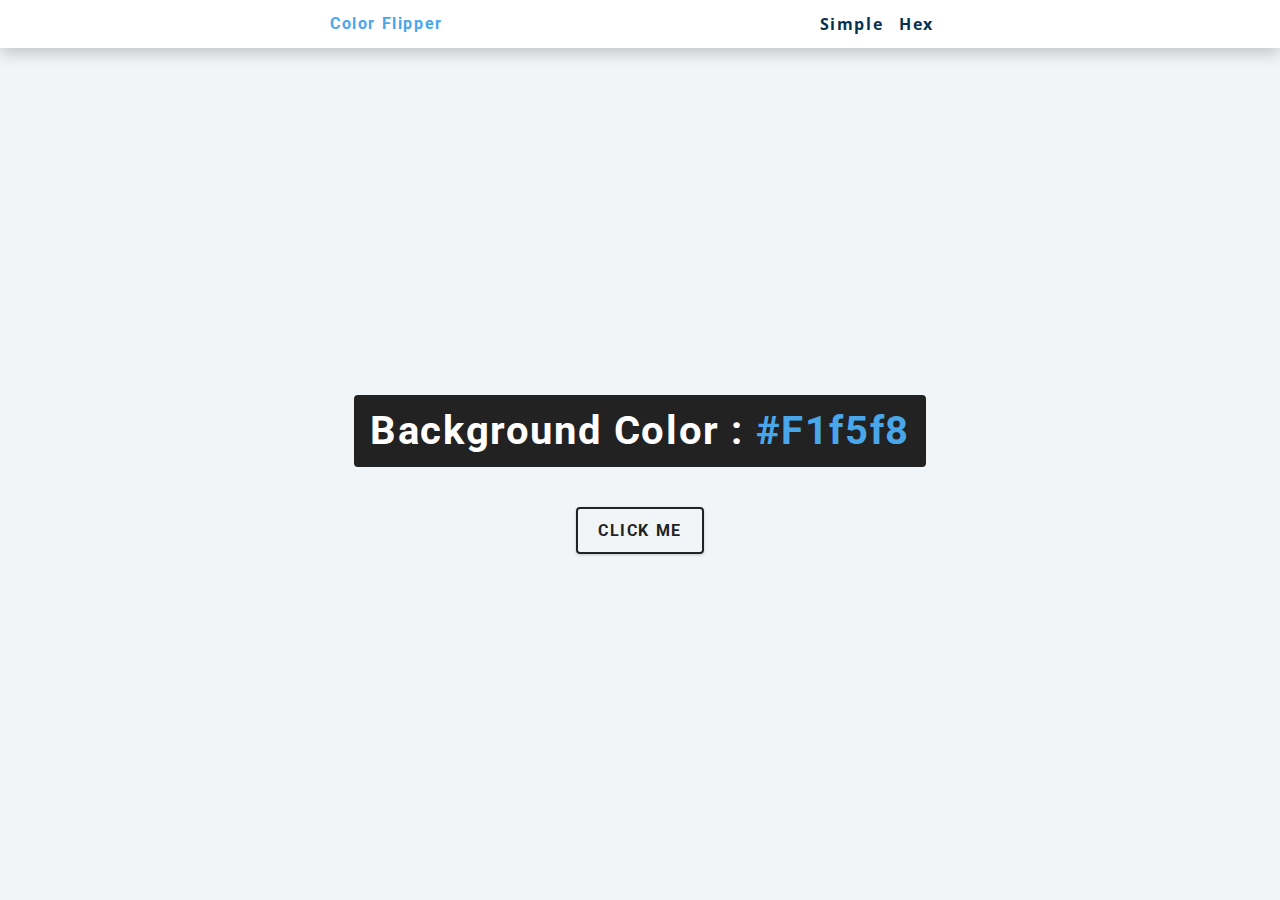
<file: 01-color-flipper/final/index.html>
<!DOCTYPE html>
<html lang="en">
  <head>
    <meta charset="UTF-8" />
    <meta name="viewport" content="width=device-width, initial-scale=1.0" />
    <title>Color Flipper || Simple</title>

    <!-- styles -->
    <link rel="stylesheet" href="styles.css" />
  </head>
  <body>
    <nav>
      <div class="nav-center">
        <h4>color flipper</h4>
        <ul class="nav-links">
          <li><a href="index.html">simple</a></li>
          <li><a href="hex.html">hex</a></li>
        </ul>
      </div>
    </nav>
    <main>
      <div class="container">
        <h2>background color : <span class="color">#f1f5f8</span></h2>
        <button class="btn btn-hero" id="btn">click me</button>
      </div>
    </main>
    <!-- javascript -->
    <script src="app.js"></script>
  </body>
</html>
</file>
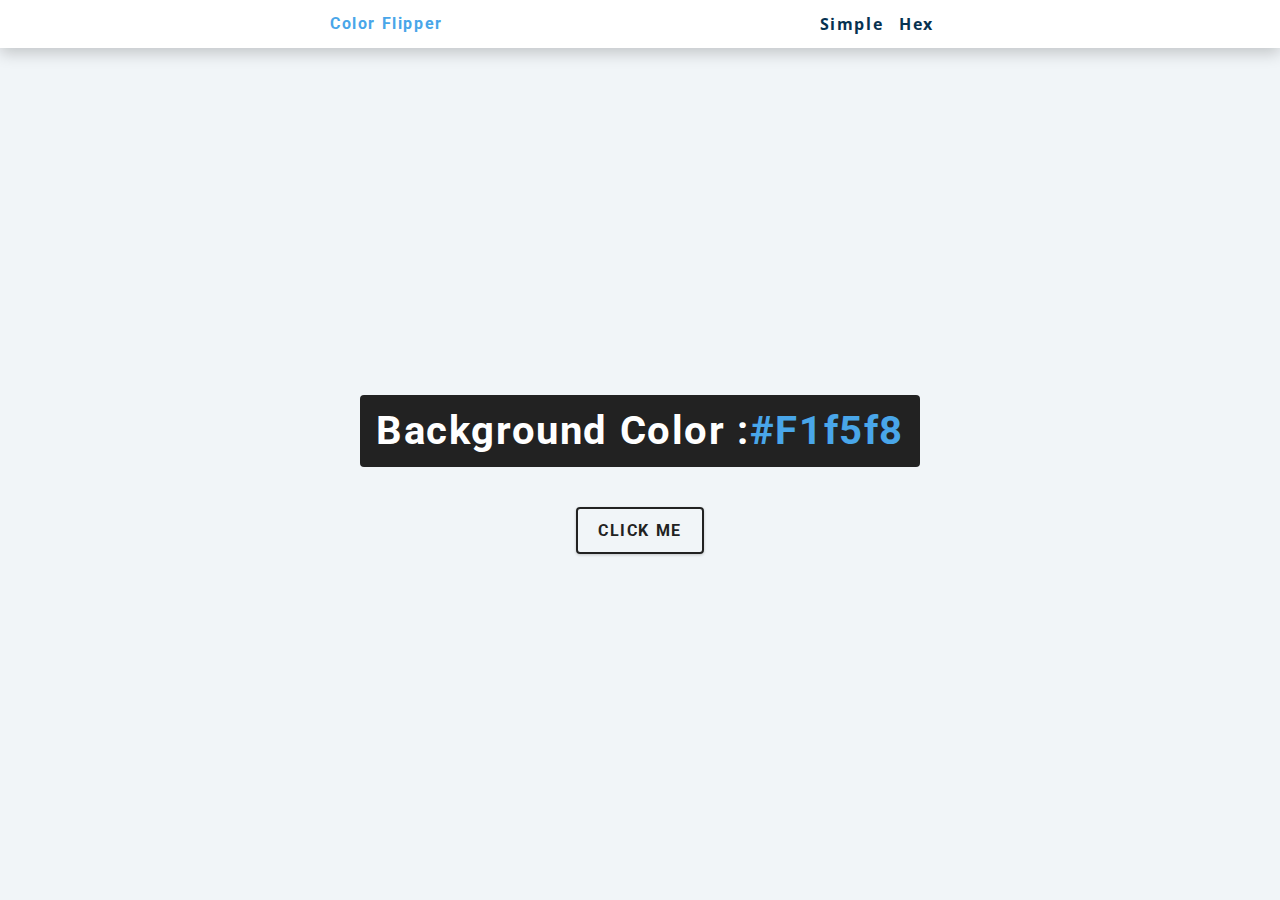
<file: 01-color-flipper/setup/index.html>
<!DOCTYPE html>
<html lang="en">
  <head>
    <meta charset="UTF-8" />
    <meta name="viewport" content="width=device-width, initial-scale=1.0" />
    <title>Color Flipper || Simple</title>

    <!-- styles -->
    <link rel="stylesheet" href="styles.css" />
  </head>
  <body>
    <nav>
      <div class="nav-center">
        <h4>color flipper</h4>
    <ul class="nav-links">
      <li>
        <a href="index.html">simple</a>
      </li>
      <li>
        <a href="hex.html">hex</a>
      </li>
    </ul>
      </div>
    </nav>
    <main>
      <div class="container">
        <h2>Background color :<span class="color">#f1f5f8</span></h2>
        <button class="btn btn-hero" id="btn">Click me</button>
      </div>
    </main>
    
    <!-- javascript -->
    <script src="app.js"></script>
  </body>
</html>
</file>
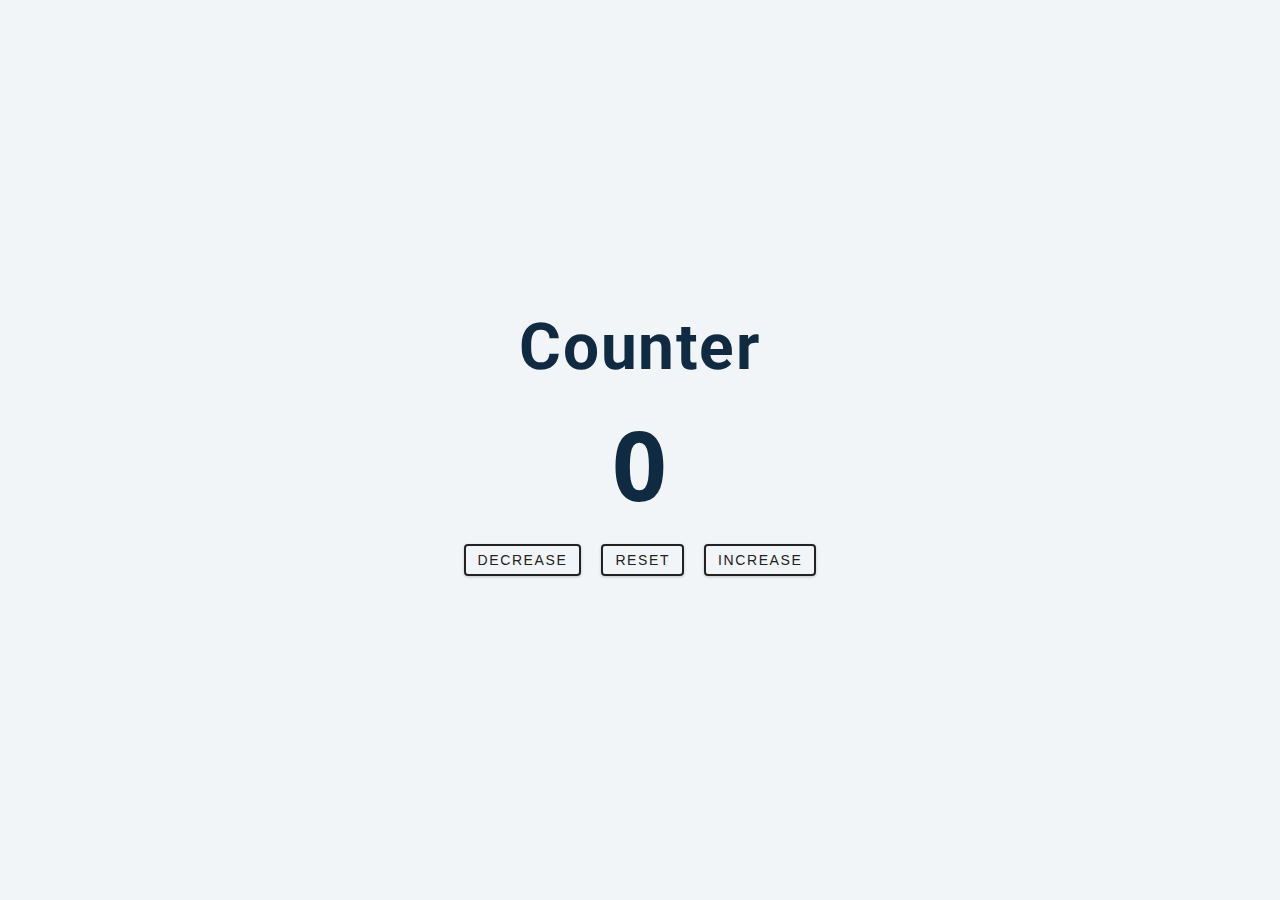
<file: 02-counter/final/index.html>
<!DOCTYPE html>
<html lang="en">
  <head>
    <meta charset="UTF-8" />
    <meta name="viewport" content="width=device-width, initial-scale=1.0" />
    <title>Counter</title>

    <!-- styles -->
    <link rel="stylesheet" href="styles.css" />
  </head>
  <body>
    <main>
      <div class="container">
        <h1>counter</h1>
        <span id="value">0</span>
        <div class="button-container">
          <button class="btn decrease">decrease</button>
          <button class="btn reset">reset</button>
          <button class="btn increase">increase</button>
        </div>
      </div>
    </main>
    <!-- javascript -->
    <script src="app.js"></script>
  </body>
</html>
</file>
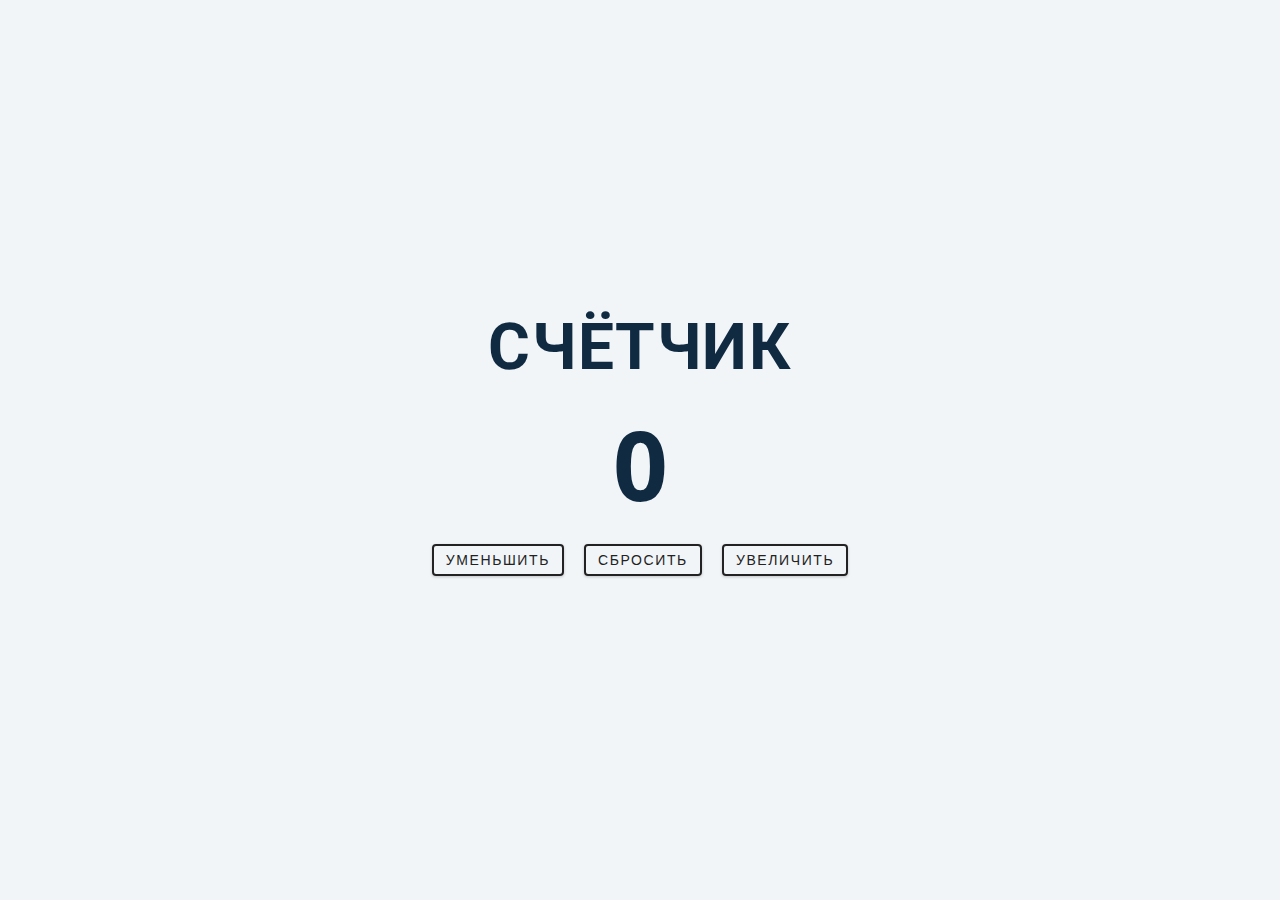
<file: 02-counter/setup/index.html>
<!DOCTYPE html>
<html lang="en">
  <head>
    <meta charset="UTF-8" />
    <meta name="viewport" content="width=device-width, initial-scale=1.0" />
    <title>Counter</title>

    <!-- styles -->
    <link rel="stylesheet" href="styles.css" />
  </head>
  <body>
    <main>
      <div class="container">
        <h1>СЧËТЧИК</h1>
        <span id="value">0</span>
        <div class="button-container">
          <button class="btn decrease">уменьшить</button>
          <button class="btn reset">сбросить</button>
          <button class="btn increase">увеличить</button>
        </div>
      </div>

    </main>
    <!-- javascript -->
    <script src="app.js"></script>
  </body>
</html>
</file>
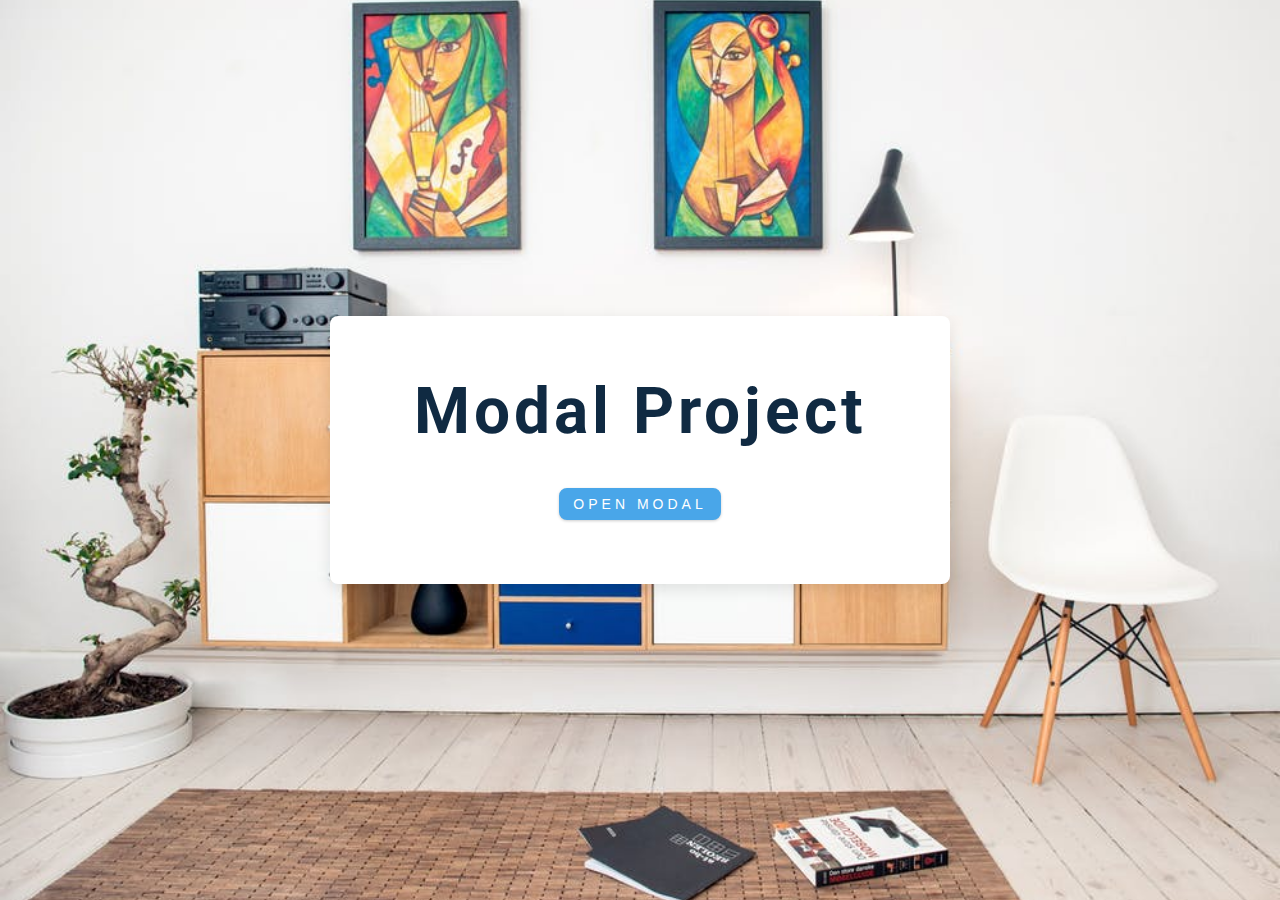
<file: 06-modal/final/index.html>
<!DOCTYPE html>
<html lang="en">
  <head>
    <meta charset="UTF-8" />
    <meta name="viewport" content="width=device-width, initial-scale=1.0" />
    <title>Modal</title>
    <!-- font-awesome -->
    <link
      rel="stylesheet"
      href="https://cdnjs.cloudflare.com/ajax/libs/font-awesome/5.14.0/css/all.min.css"
    />
    <!-- styles -->
    <link rel="stylesheet" href="styles.css" />
  </head>
  <body>
    <!-- hero -->
    <header class="hero">
      <div class="banner">
        <h1>modal project</h1>
        <button class="btn modal-btn">
          open modal
        </button>
      </div>
    </header>
    <!-- modal -->
    <div class="modal-overlay">
      <div class="modal-container">
        <h3>modal content</h3>
        <button class="close-btn"><i class="fas fa-times"></i></button>
      </div>
    </div>
    <!-- javascript -->
    <script src="app.js"></script>
  </body>
</html>
</file>
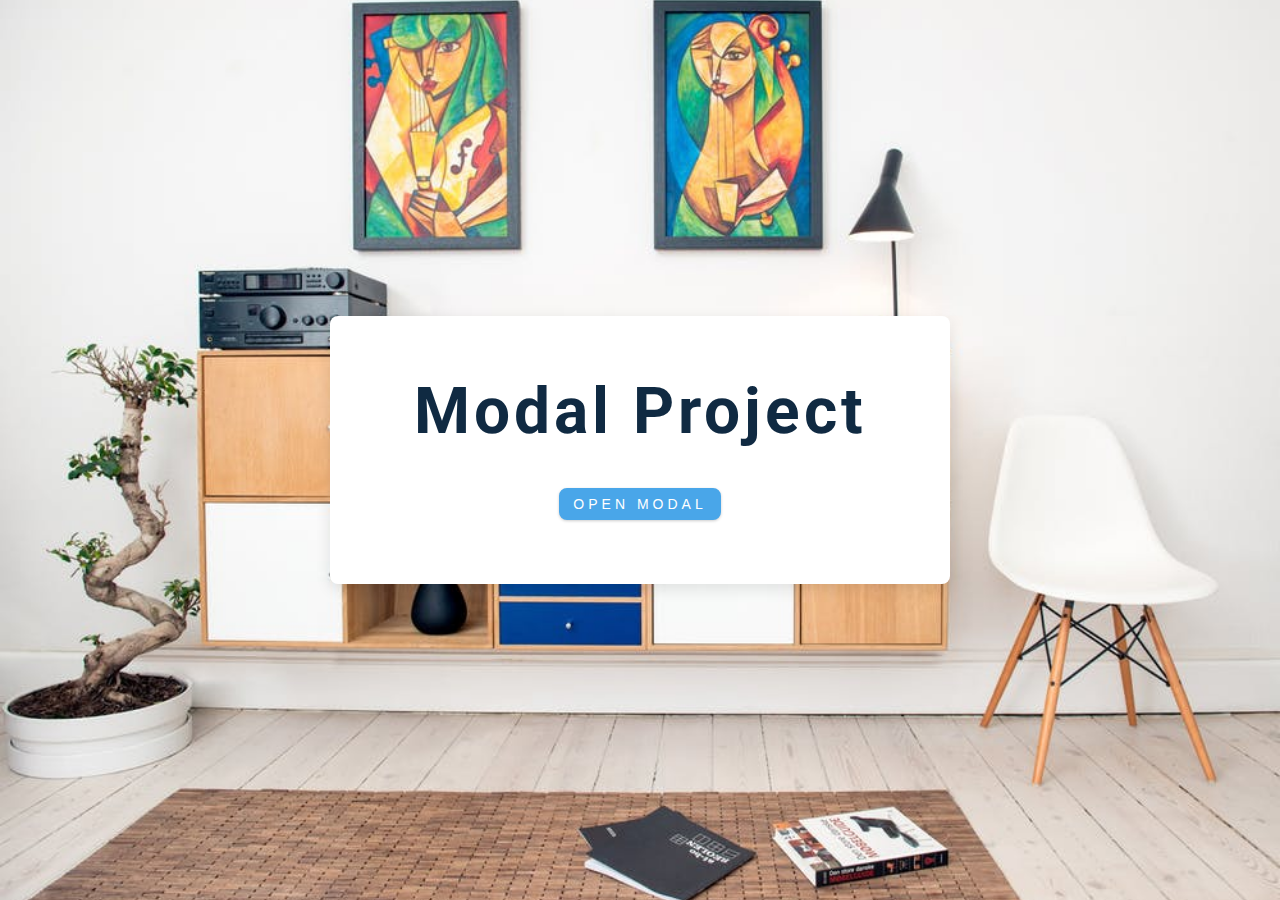
<file: 06-modal/setup/index.html>
<!DOCTYPE html>
<html lang="en">
  <head>
    <meta charset="UTF-8" />
    <meta name="viewport" content="width=device-width, initial-scale=1.0" />
    <title>Modal</title>
    <!-- font-awesome -->
    <link
      rel="stylesheet"
      href="https://cdnjs.cloudflare.com/ajax/libs/font-awesome/5.14.0/css/all.min.css"
    />
    <!-- styles -->
    <link rel="stylesheet" href="styles.css" />
  </head>
  <body>
    <!-- start of hero -->
    <header class="hero">
      <div class="banner">
        <h1>Modal Project</h1>
        <button class="btn modal-btn">
          open modal
        </button>
      </div>
    </header>
    <!-- end of hero -->
    <!-- start of modal -->
    <div class="modal-overlay">
      <div class="modal-container">
        <h3>Modal content</h3>
        <button class="close-btn">
          <i class="fas fa-times"></i>
        </button>
      </div>
    </div>
    <!-- end of modal -->
    <!-- javascript -->
    <script src="app.js"></script>
  </body>
</html>
</file>
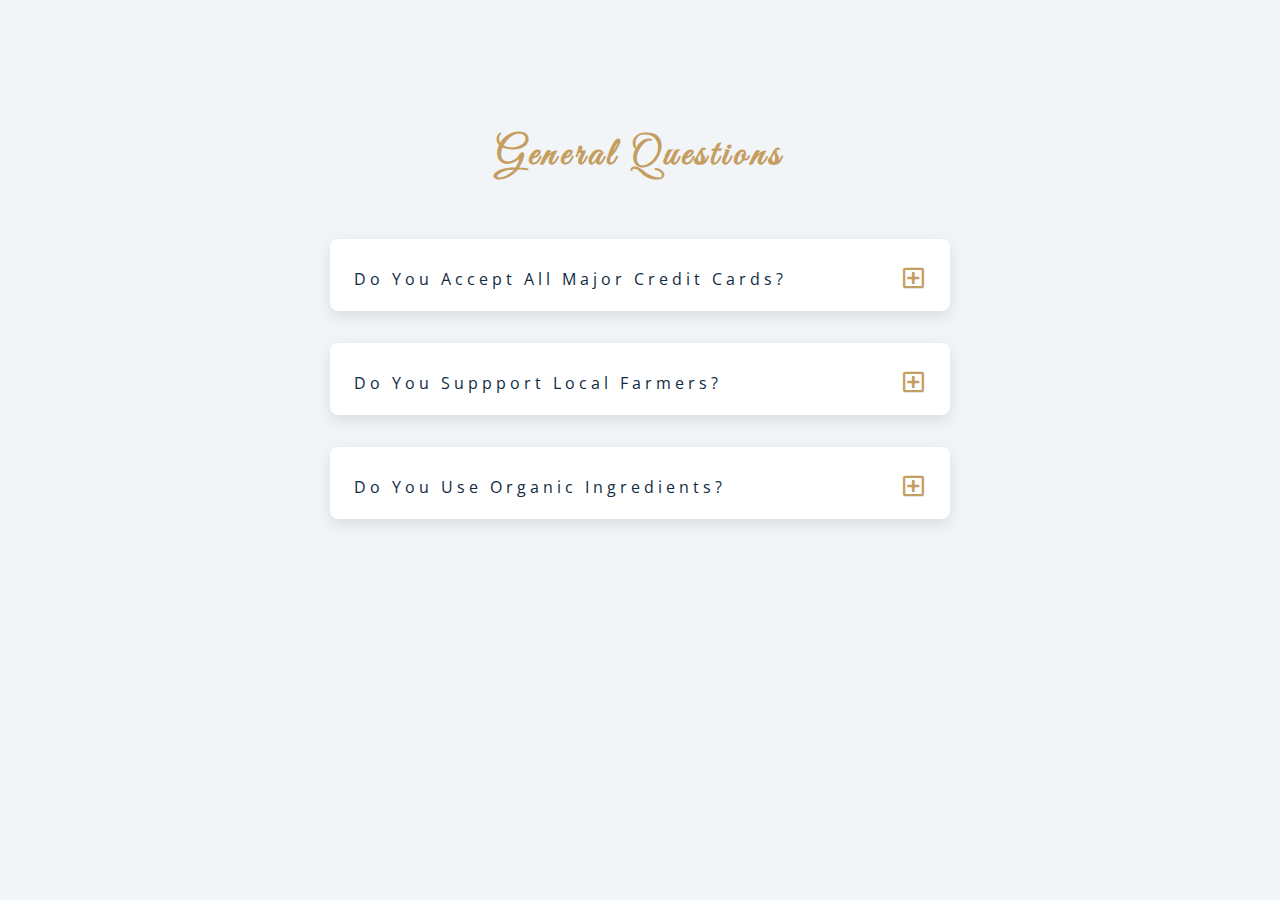
<file: 07-questions/final/index.html>
<!DOCTYPE html>
<html lang="en">
  <head>
    <meta charset="UTF-8" />
    <meta name="viewport" content="width=device-width, initial-scale=1.0" />
    <title>Q & A</title>
    <!-- font-awesome -->
    <link rel="stylesheet" href="https://cdnjs.cloudflare.com/ajax/libs/font-awesome/5.14.0/css/all.min.css" />
    <!-- extra fonts -->
    <link
      href="https://fonts.googleapis.com/css?family=Great+Vibes&display=swap"
      rel="stylesheet"
    />
    <!-- styles -->
    <link rel="stylesheet" href="styles.css" />
  </head>
  <body>
      <section class="questions">
        <!-- title -->
        <div class="title">
          <h2>general questions</h2>
        </div>
        <!-- questions -->
        <div class="section-center">
          <!-- single question -->
          <article class="question">
            <!-- question title -->
            <div class="question-title">
              <p>do you accept all major credit cards?</p>
              <button type="button" class="question-btn">
                <span class="plus-icon">
                  <i class="far fa-plus-square"></i>
                </span>
                <span class="minus-icon">
                  <i class="far fa-minus-square"></i>
                </span>
              </button>
            </div>
            <!-- question text -->
            <div class="question-text">
              <p>
                Lorem ipsum dolor sit amet, consectetur adipisicing elit. Est
                dolore illo dolores quia nemo doloribus quaerat, magni numquam
                repellat reprehenderit.
              </p>
            </div>
          </article>
          <!-- end of single question -->
          <!-- single question -->
          <article class="question">
            <!-- question title -->
            <div class="question-title">
              <p>do you suppport local farmers?</p>
              <button type="button" class="question-btn">
                <span class="plus-icon">
                  <i class="far fa-plus-square"></i>
                </span>
                <span class="minus-icon">
                  <i class="far fa-minus-square"></i>
                </span>
              </button>
            </div>
            <!-- question text -->
            <div class="question-text">
              <p>
                Lorem ipsum dolor sit amet, consectetur adipisicing elit. Est
                dolore illo dolores quia nemo doloribus quaerat, magni numquam
                repellat reprehenderit.
              </p>
            </div>
          </article>
          <!-- end of single question -->
          <!-- single question -->
          <article class="question">
            <!-- question title -->
            <div class="question-title">
              <p>do you use organic ingredients?</p>
              <!-- button -->
              <button type="button" class="question-btn">
                <span class="plus-icon">
                  <i class="far fa-plus-square"></i>
                </span>
                <span class="minus-icon">
                  <i class="far fa-minus-square"></i>
                </span>
              </button>
            </div>
            <!-- question text -->
            <div class="question-text">
              <p>
                Lorem ipsum dolor sit amet, consectetur adipisicing elit. Est
                dolore illo dolores quia nemo doloribus quaerat, magni numquam
                repellat reprehenderit.
              </p>
            </div>
          </article>
          <!-- end of single question -->
      </section>
    </main>
    <!-- javascript -->
    <script src="app.js"></script>
  </body>
</html>
</file>
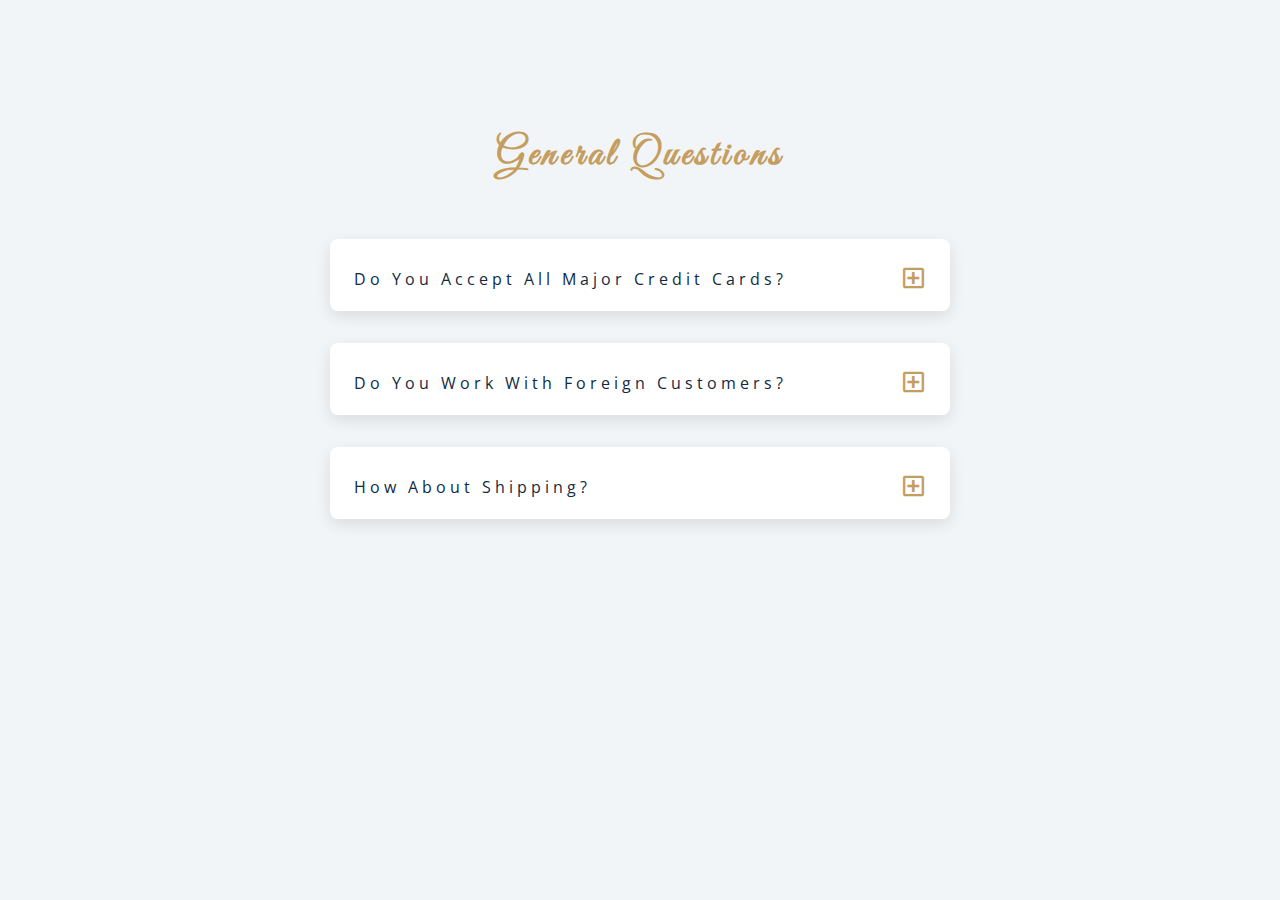
<file: 07-questions/setup/index.html>
<!DOCTYPE html>
<html lang="en">
  <head>
    <meta charset="UTF-8" />
    <meta name="viewport" content="width=device-width, initial-scale=1.0" />
    <title>Q & A</title>
    <!-- font-awesome -->
    <link
      rel="stylesheet"
      href="https://cdnjs.cloudflare.com/ajax/libs/font-awesome/5.14.0/css/all.min.css"
    />
    <!-- extra fonts -->
    <link
      href="https://fonts.googleapis.com/css?family=Great+Vibes&display=swap"
      rel="stylesheet"
    />
    <!-- styles -->
    <link rel="stylesheet" href="styles.css" />
  </head>
  <body>
    <section class="questions">
      <!-- title -->
      <div class="title">
        <h2>general questions</h2>
      </div>
      <div class="section-center">
        <!-- single question start -->
        <article class="question">
          <!-- question title -->
          <div class="question-title">
            <p>Do you accept all major credit cards?</p>
            <button type="button" class="question-btn">
              <span class="plus-icon">
                <i class="far fa-plus-square"></i>
              </span>
              <span class="minus-icon">
                <i class="far fa-minus-square"></i>
              </span>
            </button>
          </div>
          <div class="question-text">
            <p>
              Lorem ipsum dolor sit amet consectetur adipisicing elit. Debitis veniam nulla eligendi consectetur alias optio culpa minus labore, expedita eveniet repudiandae ipsa. Impedit vitae deleniti sequi amet suscipit repellendus at?
            </p>
          </div>
        </article>
        <!-- question end -->
        <!-- single question start -->
        <article class="question">
          <!-- question title -->
          <div class="question-title">
            <p>Do you work with foreign customers?</p>
            <button type="button" class="question-btn">
              <span class="plus-icon">
                <i class="far fa-plus-square"></i>
              </span>
              <span class="minus-icon">
                <i class="far fa-minus-square"></i>
              </span>
            </button>
          </div>
          <div class="question-text">
            <p>
              Lorem ipsum dolor sit amet consectetur adipisicing elit. Debitis veniam nulla eligendi consectetur alias optio culpa minus labore, expedita eveniet repudiandae ipsa. Impedit vitae deleniti sequi amet suscipit repellendus at?
            </p>
          </div>
        </article>
        <!-- question end -->
        <!-- single question start -->
        <article class="question">
          <!-- question title -->
          <div class="question-title">
            <p>How about shipping?</p>
            <button type="button" class="question-btn">
              <span class="plus-icon">
                <i class="far fa-plus-square"></i>
              </span>
              <span class="minus-icon">
                <i class="far fa-minus-square"></i>
              </span>
            </button>
          </div>
          <div class="question-text">
            <p>
              Lorem ipsum dolor sit amet consectetur adipisicing elit. Debitis veniam nulla eligendi consectetur alias optio culpa minus labore, expedita eveniet repudiandae ipsa. Impedit vitae deleniti sequi amet suscipit repellendus at?
            </p>
          </div>
        </article>
        <!-- question end -->
      </div>
    </section>
    <!-- javascript -->
    <script src="app.js"></script>
  </body>
</html>
</file>
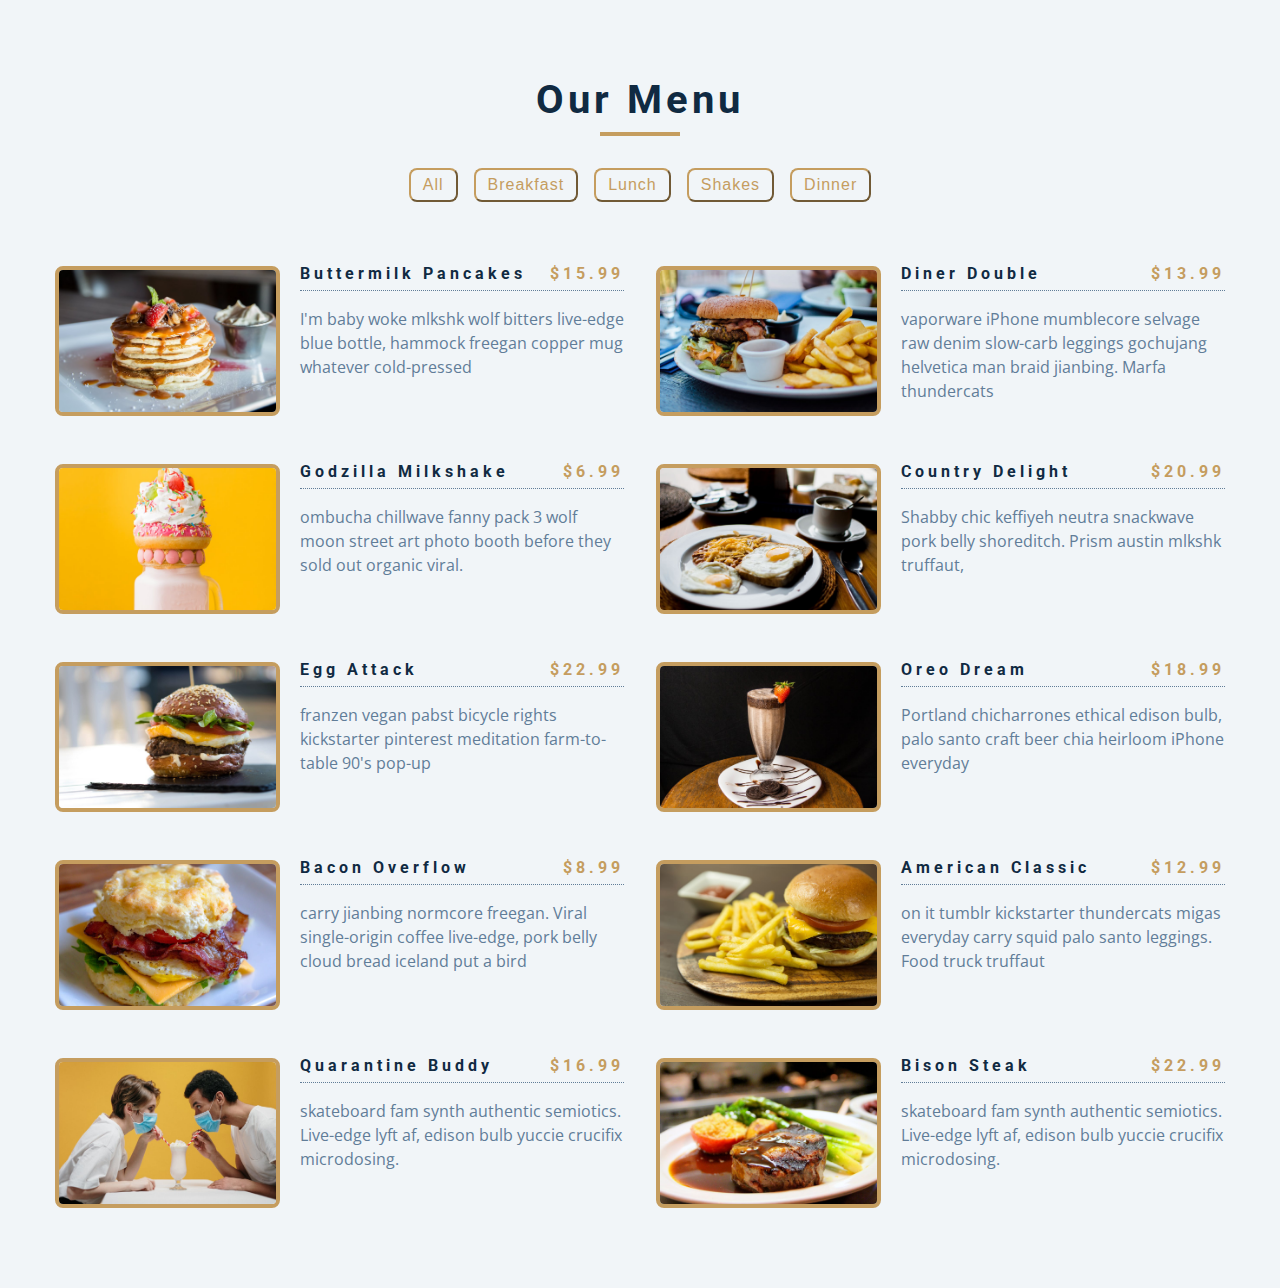
<file: 08-menu/final/index.html>
<!DOCTYPE html>
<html lang="en">
  <head>
    <meta charset="UTF-8" />
    <meta name="viewport" content="width=device-width, initial-scale=1.0" />
    <title>Menu</title>
    <!-- font-awesome -->
    <link
      rel="stylesheet"
      href="https://cdnjs.cloudflare.com/ajax/libs/font-awesome/5.14.0/css/all.min.css"
    />
    <!-- styles -->
    <link rel="stylesheet" href="styles.css" />
  </head>
  <body>
    <section class="menu">
      <!-- title -->
      <div class="title">
        <h2>our menu</h2>
        <div class="underline"></div>
      </div>
      <!-- filter buttons -->
      <div class="btn-container">
        <!-- <button type="button" class="filter-btn" data-id="all">all</button>
        <button type="button" class="filter-btn" data-id="breakfast">
          breakfast
        </button>
        <button type="button" class="filter-btn" data-id="lunch">lunch</button>
        <button type="button" class="filter-btn" data-id="shakes">
          shakes
        </button> -->
      </div>
      <!-- menu items -->
      <div class="section-center">
        <!-- single item -->
        <article class="menu-item">
          <img src="./menu-item.jpeg" alt="menu item" class="photo" />
          <div class="item-info">
            <header>
              <h4>buttermilk pancakes</h4>
              <h4 class="price">$15</h4>
            </header>
            <p class="item-text">
              Lorem ipsum dolor sit amet consectetur adipisicing elit.
              Repudiandae, sint quam. Et reprehenderit fugiat nesciunt inventore
              laboriosam excepturi! Quo, officia.
            </p>
          </div>
        </article>
        <!-- end of single item -->
        <!-- single item -->
        <article class="menu-item">
          <img src="./menu-item.jpeg" alt="menu item" class="photo" />
          <div class="item-info">
            <header>
              <h4>buttermilk pancakes</h4>
              <h4 class="price">$15</h4>
            </header>
            <p class="item-text">
              Lorem ipsum dolor sit amet consectetur adipisicing elit.
              Repudiandae, sint quam. Et reprehenderit fugiat nesciunt inventore
              laboriosam excepturi! Quo, officia.
            </p>
          </div>
        </article>
        <!-- end of single item -->
        <!-- single item -->
        <article class="menu-item">
          <img src="./menu-item.jpeg" alt="menu item" class="photo" />
          <div class="item-info">
            <header>
              <h4>buttermilk pancakes</h4>
              <h4 class="price">$15</h4>
            </header>
            <p class="item-text">
              Lorem ipsum dolor sit amet consectetur adipisicing elit.
              Repudiandae, sint quam. Et reprehenderit fugiat nesciunt inventore
              laboriosam excepturi! Quo, officia.
            </p>
          </div>
        </article>
        <!-- end of single item -->
      </div>
    </section>
    <!-- javascript -->
    <script src="app.js"></script>
  </body>
</html>
</file>
<file: 01-color-flipper/final/styles.css>
/*
=============== 
Fonts
===============
*/
@import url("https://fonts.googleapis.com/css?family=Open+Sans|Roboto:400,700&display=swap");

/*
=============== 
Variables
===============
*/

:root {
  /* dark shades of primary color*/
  --clr-primary-1: hsl(205, 86%, 17%);
  --clr-primary-2: hsl(205, 77%, 27%);
  --clr-primary-3: hsl(205, 72%, 37%);
  --clr-primary-4: hsl(205, 63%, 48%);
  /* primary/main color */
  --clr-primary-5: hsl(205, 78%, 60%);
  /* lighter shades of primary color */
  --clr-primary-6: hsl(205, 89%, 70%);
  --clr-primary-7: hsl(205, 90%, 76%);
  --clr-primary-8: hsl(205, 86%, 81%);
  --clr-primary-9: hsl(205, 90%, 88%);
  --clr-primary-10: hsl(205, 100%, 96%);
  /* darkest grey - used for headings */
  --clr-grey-1: hsl(209, 61%, 16%);
  --clr-grey-2: hsl(211, 39%, 23%);
  --clr-grey-3: hsl(209, 34%, 30%);
  --clr-grey-4: hsl(209, 28%, 39%);
  /* grey used for paragraphs */
  --clr-grey-5: hsl(210, 22%, 49%);
  --clr-grey-6: hsl(209, 23%, 60%);
  --clr-grey-7: hsl(211, 27%, 70%);
  --clr-grey-8: hsl(210, 31%, 80%);
  --clr-grey-9: hsl(212, 33%, 89%);
  --clr-grey-10: hsl(210, 36%, 96%);
  --clr-white: #fff;
  --clr-red-dark: hsl(360, 67%, 44%);
  --clr-red-light: hsl(360, 71%, 66%);
  --clr-green-dark: hsl(125, 67%, 44%);
  --clr-green-light: hsl(125, 71%, 66%);
  --clr-black: #222;
  --ff-primary: "Roboto", sans-serif;
  --ff-secondary: "Open Sans", sans-serif;
  --transition: all 0.3s linear;
  --spacing: 0.1rem;
  --radius: 0.25rem;
  --light-shadow: 0 5px 15px rgba(0, 0, 0, 0.1);
  --dark-shadow: 0 5px 15px rgba(0, 0, 0, 0.2);
  --max-width: 1170px;
  --fixed-width: 620px;
}
/*
=============== 
Global Styles
===============
*/

*,
::after,
::before {
  margin: 0;
  padding: 0;
  box-sizing: border-box;
}
body {
  font-family: var(--ff-secondary);
  background: var(--clr-grey-10);
  color: var(--clr-grey-1);
  line-height: 1.5;
  font-size: 0.875rem;
}
ul {
  list-style-type: none;
}
a {
  text-decoration: none;
}
h1,
h2,
h3,
h4 {
  letter-spacing: var(--spacing);
  text-transform: capitalize;
  line-height: 1.25;
  margin-bottom: 0.75rem;
  font-family: var(--ff-primary);
}
h1 {
  font-size: 3rem;
}
h2 {
  font-size: 2rem;
}
h3 {
  font-size: 1.25rem;
}
h4 {
  font-size: 0.875rem;
}
p {
  margin-bottom: 1.25rem;
  color: var(--clr-grey-5);
}
@media screen and (min-width: 800px) {
  h1 {
    font-size: 4rem;
  }
  h2 {
    font-size: 2.5rem;
  }
  h3 {
    font-size: 1.75rem;
  }
  h4 {
    font-size: 1rem;
  }
  body {
    font-size: 1rem;
  }
  h1,
  h2,
  h3,
  h4 {
    line-height: 1;
  }
}
/*  global classes */

/* section */
.section {
  padding: 5rem 0;
}

.section-center {
  width: 90vw;
  margin: 0 auto;
  max-width: 1170px;
}
@media screen and (min-width: 992px) {
  .section-center {
    width: 95vw;
  }
}
main {
  min-height: 100vh;
  display: grid;
  place-items: center;
}

/*
=============== 
Nav
===============
*/
nav {
  background: var(--clr-white);
  height: 3rem;
  display: grid;
  align-items: center;
  box-shadow: var(--dark-shadow);
}
.nav-center {
  width: 90vw;
  max-width: var(--fixed-width);
  margin: 0 auto;
  display: flex;
  align-items: center;
  justify-content: space-between;
}
.nav-center h4 {
  margin-bottom: 0;
  color: var(--clr-primary-5);
}
.nav-links {
  display: flex;
}
nav a {
  text-transform: capitalize;
  font-weight: 700;
  font-size: 1rem;
  color: var(--clr-primary-1);
  letter-spacing: var(--spacing);
  margin-right: 1rem;
}
nav a:hover {
  color: var(--clr-primary-5);
}
/*
=============== 
Container
===============
*/
main {
  min-height: calc(100vh - 3rem);
  display: grid;
  place-items: center;
}
.container {
  text-align: center;
}
.container h2 {
  background: var(--clr-black);
  color: var(--clr-white);
  padding: 1rem;
  border-radius: var(--radius);
  margin-bottom: 2.5rem;
}
.color {
  color: var(--clr-primary-5);
}
.btn-hero {
  font-family: var(--ff-primary);
  text-transform: uppercase;
  background: transparent;
  color: var(--clr-black);
  letter-spacing: var(--spacing);
  display: inline-block;
  font-weight: 700;
  transition: var(--transition);
  border: 2px solid var(--clr-black);
  cursor: pointer;
  box-shadow: 0 1px 3px rgba(0, 0, 0, 0.2);
  border-radius: var(--radius);
  font-size: 1rem;
  padding: 0.75rem 1.25rem;
}
.btn-hero:hover {
  color: var(--clr-white);
  background: var(--clr-black);
}
</file>
<file: 01-color-flipper/setup/styles.css>
/*
=============== 
Fonts
===============
*/
@import url("https://fonts.googleapis.com/css?family=Open+Sans|Roboto:400,700&display=swap");

/*
=============== 
Variables
===============
*/

:root {
  /* dark shades of primary color*/
  --clr-primary-1: hsl(205, 86%, 17%);
  --clr-primary-2: hsl(205, 77%, 27%);
  --clr-primary-3: hsl(205, 72%, 37%);
  --clr-primary-4: hsl(205, 63%, 48%);
  /* primary/main color */
  --clr-primary-5: hsl(205, 78%, 60%);
  /* lighter shades of primary color */
  --clr-primary-6: hsl(205, 89%, 70%);
  --clr-primary-7: hsl(205, 90%, 76%);
  --clr-primary-8: hsl(205, 86%, 81%);
  --clr-primary-9: hsl(205, 90%, 88%);
  --clr-primary-10: hsl(205, 100%, 96%);
  /* darkest grey - used for headings */
  --clr-grey-1: hsl(209, 61%, 16%);
  --clr-grey-2: hsl(211, 39%, 23%);
  --clr-grey-3: hsl(209, 34%, 30%);
  --clr-grey-4: hsl(209, 28%, 39%);
  /* grey used for paragraphs */
  --clr-grey-5: hsl(210, 22%, 49%);
  --clr-grey-6: hsl(209, 23%, 60%);
  --clr-grey-7: hsl(211, 27%, 70%);
  --clr-grey-8: hsl(210, 31%, 80%);
  --clr-grey-9: hsl(212, 33%, 89%);
  --clr-grey-10: hsl(210, 36%, 96%);
  --clr-white: #fff;
  --clr-red-dark: hsl(360, 67%, 44%);
  --clr-red-light: hsl(360, 71%, 66%);
  --clr-green-dark: hsl(125, 67%, 44%);
  --clr-green-light: hsl(125, 71%, 66%);
  --clr-black: #222;
  --ff-primary: "Roboto", sans-serif;
  --ff-secondary: "Open Sans", sans-serif;
  --transition: all 0.3s linear;
  --spacing: 0.1rem;
  --radius: 0.25rem;
  --light-shadow: 0 5px 15px rgba(0, 0, 0, 0.1);
  --dark-shadow: 0 5px 15px rgba(0, 0, 0, 0.2);
  --max-width: 1170px;
  --fixed-width: 620px;
}
/*
=============== 
Global Styles
===============
*/

*,
::after,
::before {
  margin: 0;
  padding: 0;
  box-sizing: border-box;
}
body {
  font-family: var(--ff-secondary);
  background: var(--clr-grey-10);
  color: var(--clr-grey-1);
  line-height: 1.5;
  font-size: 0.875rem;
}
ul {
  list-style-type: none;
}
a {
  text-decoration: none;
}
h1,
h2,
h3,
h4 {
  letter-spacing: var(--spacing);
  text-transform: capitalize;
  line-height: 1.25;
  margin-bottom: 0.75rem;
  font-family: var(--ff-primary);
}
h1 {
  font-size: 3rem;
}
h2 {
  font-size: 2rem;
}
h3 {
  font-size: 1.25rem;
}
h4 {
  font-size: 0.875rem;
}
p {
  margin-bottom: 1.25rem;
  color: var(--clr-grey-5);
}
@media screen and (min-width: 800px) {
  h1 {
    font-size: 4rem;
  }
  h2 {
    font-size: 2.5rem;
  }
  h3 {
    font-size: 1.75rem;
  }
  h4 {
    font-size: 1rem;
  }
  body {
    font-size: 1rem;
  }
  h1,
  h2,
  h3,
  h4 {
    line-height: 1;
  }
}
/*  global classes */

/* section */
.section {
  padding: 5rem 0;
}

.section-center {
  width: 90vw;
  margin: 0 auto;
  max-width: 1170px;
}
@media screen and (min-width: 992px) {
  .section-center {
    width: 95vw;
  }
}
main {
  min-height: 100vh;
  display: grid;
  place-items: center;
}

/*
=============== 
Nav
===============
*/
nav {
  background: var(--clr-white);
  height: 3rem;
  display: grid;
  align-items: center;
  box-shadow: var(--dark-shadow);
}
.nav-center {
  width: 90vw;
  max-width: var(--fixed-width);
  margin: 0 auto;
  display: flex;
  align-items: center;
  justify-content: space-between;
}
.nav-center h4 {
  margin-bottom: 0;
  color: var(--clr-primary-5);
}
.nav-links {
  display: flex;
}
nav a {
  text-transform: capitalize;
  font-weight: 700;
  font-size: 1rem;
  color: var(--clr-primary-1);
  letter-spacing: var(--spacing);
  margin-right: 1rem;
}
nav a:hover {
  color: var(--clr-primary-5);
}
/*
=============== 
Container
===============
*/
main {
  min-height: calc(100vh - 3rem);
  display: grid;
  place-items: center;
}
.container {
  text-align: center;
}
.container h2 {
  background: var(--clr-black);
  color: var(--clr-white);
  padding: 1rem;
  border-radius: var(--radius);
  margin-bottom: 2.5rem;
}
.color {
  color: var(--clr-primary-5);
}
.btn-hero {
  font-family: var(--ff-primary);
  text-transform: uppercase;
  background: transparent;
  color: var(--clr-black);
  letter-spacing: var(--spacing);
  display: inline-block;
  font-weight: 700;
  transition: var(--transition);
  border: 2px solid var(--clr-black);
  cursor: pointer;
  box-shadow: 0 1px 3px rgba(0, 0, 0, 0.2);
  border-radius: var(--radius);
  font-size: 1rem;
  padding: 0.75rem 1.25rem;
}
.btn-hero:hover {
  color: var(--clr-white);
  background: var(--clr-black);
}
</file>
<file: 02-counter/final/styles.css>
/*
=============== 
Fonts
===============
*/
@import url("https://fonts.googleapis.com/css?family=Open+Sans|Roboto:400,700&display=swap");

/*
=============== 
Variables
===============
*/

:root {
  /* dark shades of primary color*/
  --clr-primary-1: hsl(205, 86%, 17%);
  --clr-primary-2: hsl(205, 77%, 27%);
  --clr-primary-3: hsl(205, 72%, 37%);
  --clr-primary-4: hsl(205, 63%, 48%);
  /* primary/main color */
  --clr-primary-5: hsl(205, 78%, 60%);
  /* lighter shades of primary color */
  --clr-primary-6: hsl(205, 89%, 70%);
  --clr-primary-7: hsl(205, 90%, 76%);
  --clr-primary-8: hsl(205, 86%, 81%);
  --clr-primary-9: hsl(205, 90%, 88%);
  --clr-primary-10: hsl(205, 100%, 96%);
  /* darkest grey - used for headings */
  --clr-grey-1: hsl(209, 61%, 16%);
  --clr-grey-2: hsl(211, 39%, 23%);
  --clr-grey-3: hsl(209, 34%, 30%);
  --clr-grey-4: hsl(209, 28%, 39%);
  /* grey used for paragraphs */
  --clr-grey-5: hsl(210, 22%, 49%);
  --clr-grey-6: hsl(209, 23%, 60%);
  --clr-grey-7: hsl(211, 27%, 70%);
  --clr-grey-8: hsl(210, 31%, 80%);
  --clr-grey-9: hsl(212, 33%, 89%);
  --clr-grey-10: hsl(210, 36%, 96%);
  --clr-white: #fff;
  --clr-red-dark: hsl(360, 67%, 44%);
  --clr-red-light: hsl(360, 71%, 66%);
  --clr-green-dark: hsl(125, 67%, 44%);
  --clr-green-light: hsl(125, 71%, 66%);
  --clr-black: #222;
  --ff-primary: "Roboto", sans-serif;
  --ff-secondary: "Open Sans", sans-serif;
  --transition: all 0.3s linear;
  --spacing: 0.1rem;
  --radius: 0.25rem;
  --light-shadow: 0 5px 15px rgba(0, 0, 0, 0.1);
  --dark-shadow: 0 5px 15px rgba(0, 0, 0, 0.2);
  --max-width: 1170px;
  --fixed-width: 620px;
}
/*
=============== 
Global Styles
===============
*/

*,
::after,
::before {
  margin: 0;
  padding: 0;
  box-sizing: border-box;
}
body {
  font-family: var(--ff-secondary);
  background: var(--clr-grey-10);
  color: var(--clr-grey-1);
  line-height: 1.5;
  font-size: 0.875rem;
}
ul {
  list-style-type: none;
}
a {
  text-decoration: none;
}
h1,
h2,
h3,
h4 {
  letter-spacing: var(--spacing);
  text-transform: capitalize;
  line-height: 1.25;
  margin-bottom: 0.75rem;
  font-family: var(--ff-primary);
}
h1 {
  font-size: 3rem;
}
h2 {
  font-size: 2rem;
}
h3 {
  font-size: 1.25rem;
}
h4 {
  font-size: 0.875rem;
}
p {
  margin-bottom: 1.25rem;
  color: var(--clr-grey-5);
}
@media screen and (min-width: 800px) {
  h1 {
    font-size: 4rem;
  }
  h2 {
    font-size: 2.5rem;
  }
  h3 {
    font-size: 1.75rem;
  }
  h4 {
    font-size: 1rem;
  }
  body {
    font-size: 1rem;
  }
  h1,
  h2,
  h3,
  h4 {
    line-height: 1;
  }
}
/*  global classes */

/* section */
.section {
  padding: 5rem 0;
}

.section-center {
  width: 90vw;
  margin: 0 auto;
  max-width: 1170px;
}
@media screen and (min-width: 992px) {
  .section-center {
    width: 95vw;
  }
}
main {
  min-height: 100vh;
  display: grid;
  place-items: center;
}

/*
=============== 
Counter
===============
*/

main {
  min-height: 100vh;
  display: grid;
  place-items: center;
}
.container {
  text-align: center;
}
#value {
  font-size: 6rem;
  font-weight: bold;
}
.btn {
  text-transform: uppercase;
  background: transparent;
  color: var(--clr-black);
  padding: 0.375rem 0.75rem;
  letter-spacing: var(--spacing);
  display: inline-block;
  transition: var(--transition);
  font-size: 0.875rem;
  border: 2px solid var(--clr-black);
  cursor: pointer;
  box-shadow: 0 1px 3px rgba(0, 0, 0, 0.2);
  border-radius: var(--radius);
  margin: 0.5rem;
}
.btn:hover {
  color: var(--clr-white);
  background: var(--clr-black);
}
</file>
<file: 02-counter/setup/styles.css>
/*
=============== 
Fonts
===============
*/
@import url("https://fonts.googleapis.com/css?family=Open+Sans|Roboto:400,700&display=swap");

/*
=============== 
Variables
===============
*/

:root {
  /* dark shades of primary color*/
  --clr-primary-1: hsl(205, 86%, 17%);
  --clr-primary-2: hsl(205, 77%, 27%);
  --clr-primary-3: hsl(205, 72%, 37%);
  --clr-primary-4: hsl(205, 63%, 48%);
  /* primary/main color */
  --clr-primary-5: hsl(205, 78%, 60%);
  /* lighter shades of primary color */
  --clr-primary-6: hsl(205, 89%, 70%);
  --clr-primary-7: hsl(205, 90%, 76%);
  --clr-primary-8: hsl(205, 86%, 81%);
  --clr-primary-9: hsl(205, 90%, 88%);
  --clr-primary-10: hsl(205, 100%, 96%);
  /* darkest grey - used for headings */
  --clr-grey-1: hsl(209, 61%, 16%);
  --clr-grey-2: hsl(211, 39%, 23%);
  --clr-grey-3: hsl(209, 34%, 30%);
  --clr-grey-4: hsl(209, 28%, 39%);
  /* grey used for paragraphs */
  --clr-grey-5: hsl(210, 22%, 49%);
  --clr-grey-6: hsl(209, 23%, 60%);
  --clr-grey-7: hsl(211, 27%, 70%);
  --clr-grey-8: hsl(210, 31%, 80%);
  --clr-grey-9: hsl(212, 33%, 89%);
  --clr-grey-10: hsl(210, 36%, 96%);
  --clr-white: #fff;
  --clr-red-dark: hsl(360, 67%, 44%);
  --clr-red-light: hsl(360, 71%, 66%);
  --clr-green-dark: hsl(125, 67%, 44%);
  --clr-green-light: hsl(125, 71%, 66%);
  --clr-black: #222;
  --ff-primary: "Roboto", sans-serif;
  --ff-secondary: "Open Sans", sans-serif;
  --transition: all 0.3s linear;
  --spacing: 0.1rem;
  --radius: 0.25rem;
  --light-shadow: 0 5px 15px rgba(0, 0, 0, 0.1);
  --dark-shadow: 0 5px 15px rgba(0, 0, 0, 0.2);
  --max-width: 1170px;
  --fixed-width: 620px;
}
/*
=============== 
Global Styles
===============
*/

*,
::after,
::before {
  margin: 0;
  padding: 0;
  box-sizing: border-box;
}
body {
  font-family: var(--ff-secondary);
  background: var(--clr-grey-10);
  color: var(--clr-grey-1);
  line-height: 1.5;
  font-size: 0.875rem;
}
ul {
  list-style-type: none;
}
a {
  text-decoration: none;
}
h1,
h2,
h3,
h4 {
  letter-spacing: var(--spacing);
  text-transform: capitalize;
  line-height: 1.25;
  margin-bottom: 0.75rem;
  font-family: var(--ff-primary);
}
h1 {
  font-size: 3rem;
}
h2 {
  font-size: 2rem;
}
h3 {
  font-size: 1.25rem;
}
h4 {
  font-size: 0.875rem;
}
p {
  margin-bottom: 1.25rem;
  color: var(--clr-grey-5);
}
@media screen and (min-width: 800px) {
  h1 {
    font-size: 4rem;
  }
  h2 {
    font-size: 2.5rem;
  }
  h3 {
    font-size: 1.75rem;
  }
  h4 {
    font-size: 1rem;
  }
  body {
    font-size: 1rem;
  }
  h1,
  h2,
  h3,
  h4 {
    line-height: 1;
  }
}
/*  global classes */

/* section */
.section {
  padding: 5rem 0;
}

.section-center {
  width: 90vw;
  margin: 0 auto;
  max-width: 1170px;
}
@media screen and (min-width: 992px) {
  .section-center {
    width: 95vw;
  }
}
main {
  min-height: 100vh;
  display: grid;
  place-items: center;
}

/*
=============== 
Counter
===============
*/

main {
  min-height: 100vh;
  display: grid;
  place-items: center;
}
.container {
  text-align: center;
}
#value {
  font-size: 6rem;
  font-weight: bold;
}
.btn {
  text-transform: uppercase;
  background: transparent;
  color: var(--clr-black);
  padding: 0.375rem 0.75rem;
  letter-spacing: var(--spacing);
  display: inline-block;
  transition: var(--transition);
  font-size: 0.875rem;
  border: 2px solid var(--clr-black);
  cursor: pointer;
  box-shadow: 0 1px 3px rgba(0, 0, 0, 0.2);
  border-radius: var(--radius);
  margin: 0.5rem;
}
.btn:hover {
  color: var(--clr-white);
  background: var(--clr-black);
}
</file>
<file: 06-modal/final/styles.css>
/*
=============== 
Fonts
===============
*/
@import url("https://fonts.googleapis.com/css?family=Open+Sans|Roboto:400,700&display=swap");

/*
=============== 
Variables
===============
*/

:root {
  /* dark shades of primary color*/
  --clr-primary-1: hsl(205, 86%, 17%);
  --clr-primary-2: hsl(205, 77%, 27%);
  --clr-primary-3: hsl(205, 72%, 37%);
  --clr-primary-4: hsl(205, 63%, 48%);
  /* primary/main color */
  --clr-primary-5: #49a6e9;
  /* --clr-primary-5: rgb(73, 166, 233); */
  /* lighter shades of primary color */
  --clr-primary-6: hsl(205, 89%, 70%);
  --clr-primary-7: hsl(205, 90%, 76%);
  --clr-primary-8: hsl(205, 86%, 81%);
  --clr-primary-9: hsl(205, 90%, 88%);
  --clr-primary-10: hsl(205, 100%, 96%);
  /* darkest grey - used for headings */
  --clr-grey-1: hsl(209, 61%, 16%);
  --clr-grey-2: hsl(211, 39%, 23%);
  --clr-grey-3: hsl(209, 34%, 30%);
  --clr-grey-4: hsl(209, 28%, 39%);
  /* grey used for paragraphs */
  --clr-grey-5: hsl(210, 22%, 49%);
  --clr-grey-6: hsl(209, 23%, 60%);
  --clr-grey-7: hsl(211, 27%, 70%);
  --clr-grey-8: hsl(210, 31%, 80%);
  --clr-grey-9: hsl(212, 33%, 89%);
  --clr-grey-10: hsl(210, 36%, 96%);
  --clr-white: #fff;
  --clr-red-dark: hsl(360, 67%, 44%);
  --clr-red-light: hsl(360, 71%, 66%);
  --clr-green-dark: hsl(125, 67%, 44%);
  --clr-green-light: hsl(125, 71%, 66%);
  --clr-black: #222;
  --ff-primary: "Roboto", sans-serif;
  --ff-secondary: "Open Sans", sans-serif;
  --transition: all 0.3s linear;
  --spacing: 0.25rem;
  --radius: 0.5rem;
  --light-shadow: 0 5px 15px rgba(0, 0, 0, 0.1);
  --dark-shadow: 0 5px 15px rgba(0, 0, 0, 0.2);
  --max-width: 1170px;
  --fixed-width: 620px;
}
/*
=============== 
Global Styles
===============
*/

*,
::after,
::before {
  margin: 0;
  padding: 0;
  box-sizing: border-box;
}
body {
  font-family: var(--ff-secondary);
  background: var(--clr-grey-10);
  color: var(--clr-grey-1);
  line-height: 1.5;
  font-size: 0.875rem;
}
ul {
  list-style-type: none;
}
a {
  text-decoration: none;
}
img:not(.logo) {
  width: 100%;
}
img {
  display: block;
}

h1,
h2,
h3,
h4 {
  letter-spacing: var(--spacing);
  text-transform: capitalize;
  line-height: 1.25;
  margin-bottom: 0.75rem;
  font-family: var(--ff-primary);
}
h1 {
  font-size: 3rem;
}
h2 {
  font-size: 2rem;
}
h3 {
  font-size: 1.25rem;
}
h4 {
  font-size: 0.875rem;
}
p {
  margin-bottom: 1.25rem;
  color: var(--clr-grey-5);
}
@media screen and (min-width: 800px) {
  h1 {
    font-size: 4rem;
  }
  h2 {
    font-size: 2.5rem;
  }
  h3 {
    font-size: 1.75rem;
  }
  h4 {
    font-size: 1rem;
  }
  body {
    font-size: 1rem;
  }
  h1,
  h2,
  h3,
  h4 {
    line-height: 1;
  }
}
/*  global classes */

.btn {
  text-transform: uppercase;
  background: transparent;
  color: var(--clr-black);
  padding: 0.375rem 0.75rem;
  letter-spacing: var(--spacing);
  display: inline-block;
  transition: var(--transition);
  font-size: 0.875rem;
  border: 2px solid var(--clr-black);
  cursor: pointer;
  box-shadow: 0 1px 3px rgba(0, 0, 0, 0.2);
  border-radius: var(--radius);
}
.btn:hover {
  color: var(--clr-white);
  background: var(--clr-black);
}
/* section */
.section {
  padding: 5rem 0;
}

.section-center {
  width: 90vw;
  margin: 0 auto;
  max-width: 1170px;
}
@media screen and (min-width: 992px) {
  .section-center {
    width: 95vw;
  }
}
main {
  min-height: 100vh;
  display: grid;
  place-items: center;
}
/*
=============== 
Modal
===============
*/
.hero {
  min-height: 100vh;
  background: url("./hero.jpeg") center/cover no-repeat;
  display: grid;
  place-items: center;
}
.banner {
  background: var(--clr-white);
  padding: 4rem 0;
  border-radius: var(--radius);
  box-shadow: var(--light-shadow);
  text-align: center;
  width: 90vw;
  max-width: var(--fixed-width);
}
.modal-btn {
  margin-top: 2rem;
  background: var(--clr-primary-5);
  border-color: var(--clr-primary-5);
  color: var(--clr-white);
}
.modal-btn:hover {
  background: transparent;
  color: var(--clr-primary-5);
}
.modal-overlay {
  position: fixed;
  top: 0;
  left: 0;
  width: 100%;
  height: 100%;
  background: rgba(73, 166, 233, 0.5);
  display: grid;
  place-items: center;
  transition: var(--transition);
  visibility: hidden;
  z-index: -10;
}
/* OPEN/CLOSE MODAL */
.open-modal {
  visibility: visible;
  z-index: 10;
}
.modal-container {
  background: var(--clr-white);
  border-radius: var(--radius);
  width: 90vw;
  height: 30vh;
  max-width: var(--fixed-width);
  text-align: center;
  display: grid;
  place-items: center;
  position: relative;
}
.close-btn {
  position: absolute;
  top: 1rem;
  right: 1rem;
  font-size: 2rem;
  background: transparent;
  border-color: transparent;
  color: var(--clr-red-dark);
  cursor: pointer;
  transition: var(--transition);
}
.close-btn:hover {
  color: var(--clr-red-light);
  transform: scale(1.3);
}
</file>
<file: 06-modal/setup/styles.css>
/*
=============== 
Fonts
===============
*/
@import url("https://fonts.googleapis.com/css?family=Open+Sans|Roboto:400,700&display=swap");

/*
=============== 
Variables
===============
*/

:root {
  /* dark shades of primary color*/
  --clr-primary-1: hsl(205, 86%, 17%);
  --clr-primary-2: hsl(205, 77%, 27%);
  --clr-primary-3: hsl(205, 72%, 37%);
  --clr-primary-4: hsl(205, 63%, 48%);
  /* primary/main color */
  --clr-primary-5: #49a6e9;
  /* --clr-primary-5: rgb(73, 166, 233); */
  /* lighter shades of primary color */
  --clr-primary-6: hsl(205, 89%, 70%);
  --clr-primary-7: hsl(205, 90%, 76%);
  --clr-primary-8: hsl(205, 86%, 81%);
  --clr-primary-9: hsl(205, 90%, 88%);
  --clr-primary-10: hsl(205, 100%, 96%);
  /* darkest grey - used for headings */
  --clr-grey-1: hsl(209, 61%, 16%);
  --clr-grey-2: hsl(211, 39%, 23%);
  --clr-grey-3: hsl(209, 34%, 30%);
  --clr-grey-4: hsl(209, 28%, 39%);
  /* grey used for paragraphs */
  --clr-grey-5: hsl(210, 22%, 49%);
  --clr-grey-6: hsl(209, 23%, 60%);
  --clr-grey-7: hsl(211, 27%, 70%);
  --clr-grey-8: hsl(210, 31%, 80%);
  --clr-grey-9: hsl(212, 33%, 89%);
  --clr-grey-10: hsl(210, 36%, 96%);
  --clr-white: #fff;
  --clr-red-dark: hsl(360, 67%, 44%);
  --clr-red-light: hsl(360, 71%, 66%);
  --clr-green-dark: hsl(125, 67%, 44%);
  --clr-green-light: hsl(125, 71%, 66%);
  --clr-black: #222;
  --ff-primary: "Roboto", sans-serif;
  --ff-secondary: "Open Sans", sans-serif;
  --transition: all 0.3s linear;
  --spacing: 0.25rem;
  --radius: 0.5rem;
  --light-shadow: 0 5px 15px rgba(0, 0, 0, 0.1);
  --dark-shadow: 0 5px 15px rgba(0, 0, 0, 0.2);
  --max-width: 1170px;
  --fixed-width: 620px;
}
/*
=============== 
Global Styles
===============
*/

*,
::after,
::before {
  margin: 0;
  padding: 0;
  box-sizing: border-box;
}
body {
  font-family: var(--ff-secondary);
  background: var(--clr-grey-10);
  color: var(--clr-grey-1);
  line-height: 1.5;
  font-size: 0.875rem;
}
ul {
  list-style-type: none;
}
a {
  text-decoration: none;
}
img:not(.logo) {
  width: 100%;
}
img {
  display: block;
}

h1,
h2,
h3,
h4 {
  letter-spacing: var(--spacing);
  text-transform: capitalize;
  line-height: 1.25;
  margin-bottom: 0.75rem;
  font-family: var(--ff-primary);
}
h1 {
  font-size: 3rem;
}
h2 {
  font-size: 2rem;
}
h3 {
  font-size: 1.25rem;
}
h4 {
  font-size: 0.875rem;
}
p {
  margin-bottom: 1.25rem;
  color: var(--clr-grey-5);
}
@media screen and (min-width: 800px) {
  h1 {
    font-size: 4rem;
  }
  h2 {
    font-size: 2.5rem;
  }
  h3 {
    font-size: 1.75rem;
  }
  h4 {
    font-size: 1rem;
  }
  body {
    font-size: 1rem;
  }
  h1,
  h2,
  h3,
  h4 {
    line-height: 1;
  }
}
/*  global classes */

.btn {
  text-transform: uppercase;
  background: transparent;
  color: var(--clr-black);
  padding: 0.375rem 0.75rem;
  letter-spacing: var(--spacing);
  display: inline-block;
  transition: var(--transition);
  font-size: 0.875rem;
  border: 2px solid var(--clr-black);
  cursor: pointer;
  box-shadow: 0 1px 3px rgba(0, 0, 0, 0.2);
  border-radius: var(--radius);
}
.btn:hover {
  color: var(--clr-white);
  background: var(--clr-black);
}
/* section */
.section {
  padding: 5rem 0;
}

.section-center {
  width: 90vw;
  margin: 0 auto;
  max-width: 1170px;
}
@media screen and (min-width: 992px) {
  .section-center {
    width: 95vw;
  }
}
main {
  min-height: 100vh;
  display: grid;
  place-items: center;
}
/*
=============== 
Modal
===============
*/
.hero {
  min-height: 100vh;
  background: url("./hero.jpeg") center/cover no-repeat;
  display: grid;
  place-items: center;
}
.banner {
  background: var(--clr-white);
  padding: 4rem 0;
  border-radius: var(--radius);
  box-shadow: var(--light-shadow);
  text-align: center;
  width: 90vw;
  max-width: var(--fixed-width);
}
.modal-btn {
  margin-top: 2rem;
  background: var(--clr-primary-5);
  border-color: var(--clr-primary-5);
  color: var(--clr-white);
}
.modal-btn:hover {
  background: transparent;
  color: var(--clr-primary-5);
}
.modal-overlay {
  position: fixed;
  top: 0;
  left: 0;
  width: 100%;
  height: 100%;
  background: rgba(73, 166, 233, 0.5);
  display: grid;
  place-items: center;
  transition: var(--transition);
  visibility: hidden;
  z-index: -10;
}
/* OPEN/CLOSE MODAL */
.open-modal {
  visibility: visible;
  z-index: 10;
}
.modal-container {
  background: var(--clr-white);
  border-radius: var(--radius);
  width: 90vw;
  height: 30vh;
  max-width: var(--fixed-width);
  text-align: center;
  display: grid;
  place-items: center;
  position: relative;
}
.close-btn {
  position: absolute;
  top: 1rem;
  right: 1rem;
  font-size: 2rem;
  background: transparent;
  border-color: transparent;
  color: var(--clr-red-dark);
  cursor: pointer;
  transition: var(--transition);
}
.close-btn:hover {
  color: var(--clr-red-light);
  transform: scale(1.3);
}
</file>
<file: 07-questions/final/styles.css>
/*
=============== 
Fonts
===============
*/
@import url("https://fonts.googleapis.com/css?family=Open+Sans|Roboto:400,700&display=swap");

/*
=============== 
Variables
===============
*/

:root {
  /* dark shades of primary color*/
  --clr-primary-1: hsl(205, 86%, 17%);
  --clr-primary-2: hsl(205, 77%, 27%);
  --clr-primary-3: hsl(205, 72%, 37%);
  --clr-primary-4: hsl(205, 63%, 48%);
  /* primary/main color */
  --clr-primary-5: #49a6e9;
  /* lighter shades of primary color */
  --clr-primary-6: hsl(205, 89%, 70%);
  --clr-primary-7: hsl(205, 90%, 76%);
  --clr-primary-8: hsl(205, 86%, 81%);
  --clr-primary-9: hsl(205, 90%, 88%);
  --clr-primary-10: hsl(205, 100%, 96%);
  /* darkest grey - used for headings */
  --clr-grey-1: hsl(209, 61%, 16%);
  --clr-grey-2: hsl(211, 39%, 23%);
  --clr-grey-3: hsl(209, 34%, 30%);
  --clr-grey-4: hsl(209, 28%, 39%);
  /* grey used for paragraphs */
  --clr-grey-5: hsl(210, 22%, 49%);
  --clr-grey-6: hsl(209, 23%, 60%);
  --clr-grey-7: hsl(211, 27%, 70%);
  --clr-grey-8: hsl(210, 31%, 80%);
  --clr-grey-9: hsl(212, 33%, 89%);
  --clr-grey-10: hsl(210, 36%, 96%);
  --clr-white: #fff;
  --clr-red-dark: hsl(360, 67%, 44%);
  --clr-red-light: hsl(360, 71%, 66%);
  --clr-green-dark: hsl(125, 67%, 44%);
  --clr-green-light: hsl(125, 71%, 66%);
  --clr-gold: #c59d5f;
  --clr-black: #222;
  --ff-primary: "Roboto", sans-serif;
  --ff-secondary: "Open Sans", sans-serif;
  --transition: all 0.3s linear;
  --spacing: 0.25rem;
  --radius: 0.5rem;
  --light-shadow: 0 5px 15px rgba(0, 0, 0, 0.1);
  --dark-shadow: 0 5px 15px rgba(0, 0, 0, 0.2);
  --max-width: 1170px;
  --fixed-width: 620px;
}
/*
=============== 
Global Styles
===============
*/

*,
::after,
::before {
  margin: 0;
  padding: 0;
  box-sizing: border-box;
}
body {
  font-family: var(--ff-secondary);
  background: var(--clr-grey-10);
  color: var(--clr-grey-1);
  line-height: 1.5;
  font-size: 0.875rem;
}
ul {
  list-style-type: none;
}
a {
  text-decoration: none;
}
img:not(.logo) {
  width: 100%;
}
img {
  display: block;
}

h1,
h2,
h3,
h4 {
  letter-spacing: var(--spacing);
  text-transform: capitalize;
  line-height: 1.25;
  margin-bottom: 0.75rem;
  font-family: var(--ff-primary);
}
h1 {
  font-size: 3rem;
}
h2 {
  font-size: 2rem;
}
h3 {
  font-size: 1.25rem;
}
h4 {
  font-size: 0.875rem;
}
p {
  margin-bottom: 1.25rem;
  color: var(--clr-grey-5);
}
@media screen and (min-width: 800px) {
  h1 {
    font-size: 4rem;
  }
  h2 {
    font-size: 2.5rem;
  }
  h3 {
    font-size: 1.75rem;
  }
  h4 {
    font-size: 1rem;
  }
  body {
    font-size: 1rem;
  }
  h1,
  h2,
  h3,
  h4 {
    line-height: 1;
  }
}
/*  global classes */

.btn {
  text-transform: uppercase;
  background: transparent;
  color: var(--clr-black);
  padding: 0.375rem 0.75rem;
  letter-spacing: var(--spacing);
  display: inline-block;
  transition: var(--transition);
  font-size: 0.875rem;
  border: 2px solid var(--clr-black);
  cursor: pointer;
  box-shadow: 0 1px 3px rgba(0, 0, 0, 0.2);
  border-radius: var(--radius);
}
.btn:hover {
  color: var(--clr-white);
  background: var(--clr-black);
}
/* section */
.section {
  padding: 5rem 0;
}

.section-center {
  width: 90vw;
  margin: 0 auto;
  max-width: 1170px;
}
@media screen and (min-width: 992px) {
  .section-center {
    width: 95vw;
  }
}
main {
  min-height: 100vh;
  display: grid;
  place-items: center;
}
/*
=============== 
Questions
===============
*/
.title {
  margin-top: 15vh;
  margin-bottom: 4rem;
}
.title h2 {
  color: var(--clr-gold);
  font-family: "Great Vibes", cursive;
  text-align: center;
}
.section-center {
  max-width: var(--fixed-width);
}
.question {
  background: var(--clr-white);
  border-radius: var(--radius);
  box-shadow: var(--light-shadow);
  padding: 1.5rem 1.5rem 0 1.5rem;
  margin-bottom: 2rem;
}
.question-title {
  display: flex;
  justify-content: space-between;
  align-items: center;
  text-transform: capitalize;
  padding-bottom: 1rem;
}

.question-title p {
  margin-bottom: 0;
  letter-spacing: var(--spacing);
  color: var(--clr-grey-1);
}
.question-btn {
  font-size: 1.5rem;
  background: transparent;
  border-color: transparent;
  cursor: pointer;
  color: var(--clr-gold);
  transition: var(--transition);
}
.question-btn:hover {
  transform: rotate(90deg);
}
.question-text {
  padding: 1rem 0 1.5rem 0;
  border-top: 1px solid rgba(0, 0, 0, 0.2);
}
.question-text p {
  margin-bottom: 0;
}
/* hide text */
.question-text {
  display: none;
}
.show-text .question-text {
  display: block;
}
.minus-icon {
  display: none;
}
.show-text .minus-icon {
  display: inline;
}
.show-text .plus-icon {
  display: none;
}
</file>
<file: 07-questions/setup/styles.css>
/*
=============== 
Fonts
===============
*/
@import url("https://fonts.googleapis.com/css?family=Open+Sans|Roboto:400,700&display=swap");

/*
=============== 
Variables
===============
*/

:root {
  /* dark shades of primary color*/
  --clr-primary-1: hsl(205, 86%, 17%);
  --clr-primary-2: hsl(205, 77%, 27%);
  --clr-primary-3: hsl(205, 72%, 37%);
  --clr-primary-4: hsl(205, 63%, 48%);
  /* primary/main color */
  --clr-primary-5: #49a6e9;
  /* lighter shades of primary color */
  --clr-primary-6: hsl(205, 89%, 70%);
  --clr-primary-7: hsl(205, 90%, 76%);
  --clr-primary-8: hsl(205, 86%, 81%);
  --clr-primary-9: hsl(205, 90%, 88%);
  --clr-primary-10: hsl(205, 100%, 96%);
  /* darkest grey - used for headings */
  --clr-grey-1: hsl(209, 61%, 16%);
  --clr-grey-2: hsl(211, 39%, 23%);
  --clr-grey-3: hsl(209, 34%, 30%);
  --clr-grey-4: hsl(209, 28%, 39%);
  /* grey used for paragraphs */
  --clr-grey-5: hsl(210, 22%, 49%);
  --clr-grey-6: hsl(209, 23%, 60%);
  --clr-grey-7: hsl(211, 27%, 70%);
  --clr-grey-8: hsl(210, 31%, 80%);
  --clr-grey-9: hsl(212, 33%, 89%);
  --clr-grey-10: hsl(210, 36%, 96%);
  --clr-white: #fff;
  --clr-red-dark: hsl(360, 67%, 44%);
  --clr-red-light: hsl(360, 71%, 66%);
  --clr-green-dark: hsl(125, 67%, 44%);
  --clr-green-light: hsl(125, 71%, 66%);
  --clr-gold: #c59d5f;
  --clr-black: #222;
  --ff-primary: "Roboto", sans-serif;
  --ff-secondary: "Open Sans", sans-serif;
  --transition: all 0.3s linear;
  --spacing: 0.25rem;
  --radius: 0.5rem;
  --light-shadow: 0 5px 15px rgba(0, 0, 0, 0.1);
  --dark-shadow: 0 5px 15px rgba(0, 0, 0, 0.2);
  --max-width: 1170px;
  --fixed-width: 620px;
}
/*
=============== 
Global Styles
===============
*/

*,
::after,
::before {
  margin: 0;
  padding: 0;
  box-sizing: border-box;
}
body {
  font-family: var(--ff-secondary);
  background: var(--clr-grey-10);
  color: var(--clr-grey-1);
  line-height: 1.5;
  font-size: 0.875rem;
}
ul {
  list-style-type: none;
}
a {
  text-decoration: none;
}
img:not(.logo) {
  width: 100%;
}
img {
  display: block;
}

h1,
h2,
h3,
h4 {
  letter-spacing: var(--spacing);
  text-transform: capitalize;
  line-height: 1.25;
  margin-bottom: 0.75rem;
  font-family: var(--ff-primary);
}
h1 {
  font-size: 3rem;
}
h2 {
  font-size: 2rem;
}
h3 {
  font-size: 1.25rem;
}
h4 {
  font-size: 0.875rem;
}
p {
  margin-bottom: 1.25rem;
  color: var(--clr-grey-5);
}
@media screen and (min-width: 800px) {
  h1 {
    font-size: 4rem;
  }
  h2 {
    font-size: 2.5rem;
  }
  h3 {
    font-size: 1.75rem;
  }
  h4 {
    font-size: 1rem;
  }
  body {
    font-size: 1rem;
  }
  h1,
  h2,
  h3,
  h4 {
    line-height: 1;
  }
}
/*  global classes */

.btn {
  text-transform: uppercase;
  background: transparent;
  color: var(--clr-black);
  padding: 0.375rem 0.75rem;
  letter-spacing: var(--spacing);
  display: inline-block;
  transition: var(--transition);
  font-size: 0.875rem;
  border: 2px solid var(--clr-black);
  cursor: pointer;
  box-shadow: 0 1px 3px rgba(0, 0, 0, 0.2);
  border-radius: var(--radius);
}
.btn:hover {
  color: var(--clr-white);
  background: var(--clr-black);
}
/* section */
.section {
  padding: 5rem 0;
}

.section-center {
  width: 90vw;
  margin: 0 auto;
  max-width: 1170px;
}
@media screen and (min-width: 992px) {
  .section-center {
    width: 95vw;
  }
}
main {
  min-height: 100vh;
  display: grid;
  place-items: center;
}
/*
=============== 
Questions
===============
*/
.title {
  margin-top: 15vh;
  margin-bottom: 4rem;
}
.title h2 {
  color: var(--clr-gold);
  font-family: "Great Vibes", cursive;
  text-align: center;
}
.section-center {
  max-width: var(--fixed-width);
}
.question {
  background: var(--clr-white);
  border-radius: var(--radius);
  box-shadow: var(--light-shadow);
  padding: 1.5rem 1.5rem 0 1.5rem;
  margin-bottom: 2rem;
}
.question-title {
  display: flex;
  justify-content: space-between;
  align-items: center;
  text-transform: capitalize;
  padding-bottom: 1rem;
}
.question-title p {
  margin-bottom: 0;
  letter-spacing: var(--spacing);
  color: var(--clr-grey-1);
}
.question-btn {
  font-size: 1.5rem;
  background: transparent;
  border-color: transparent;
  cursor: pointer;
  color: var(--clr-gold);
  transition: var(--transition);
}
.question-btn:hover {
  transform: rotate(90deg);
}
.question-text {
  padding: 1rem 0 1.5rem 0;
  border-top: 1px solid rgba(0, 0, 0, 0.2);
}
.question-text p {
  margin-bottom: 0;
}
/*hide text */

.question-text {
  display: none;
}
.show-text .question-text {
  display: block;
}
.minus-icon {
  display: none;
}
.show-text .minus-icon {
  display: inline;
}
.show-text .plus-icon {
  display: none;
}
</file>
<file: 08-menu/final/styles.css>
/*
=============== 
Fonts
===============
*/
@import url("https://fonts.googleapis.com/css?family=Open+Sans|Roboto:400,700&display=swap");

/*
=============== 
Variables
===============
*/

:root {
  /* dark shades of primary color*/
  --clr-primary-1: hsl(205, 86%, 17%);
  --clr-primary-2: hsl(205, 77%, 27%);
  --clr-primary-3: hsl(205, 72%, 37%);
  --clr-primary-4: hsl(205, 63%, 48%);
  /* primary/main color */
  --clr-primary-5: #49a6e9;
  /* lighter shades of primary color */
  --clr-primary-6: hsl(205, 89%, 70%);
  --clr-primary-7: hsl(205, 90%, 76%);
  --clr-primary-8: hsl(205, 86%, 81%);
  --clr-primary-9: hsl(205, 90%, 88%);
  --clr-primary-10: hsl(205, 100%, 96%);
  /* darkest grey - used for headings */
  --clr-grey-1: hsl(209, 61%, 16%);
  --clr-grey-2: hsl(211, 39%, 23%);
  --clr-grey-3: hsl(209, 34%, 30%);
  --clr-grey-4: hsl(209, 28%, 39%);
  /* grey used for paragraphs */
  --clr-grey-5: hsl(210, 22%, 49%);
  --clr-grey-6: hsl(209, 23%, 60%);
  --clr-grey-7: hsl(211, 27%, 70%);
  --clr-grey-8: hsl(210, 31%, 80%);
  --clr-grey-9: hsl(212, 33%, 89%);
  --clr-grey-10: hsl(210, 36%, 96%);
  --clr-white: #fff;
  --clr-red-dark: hsl(360, 67%, 44%);
  --clr-red-light: hsl(360, 71%, 66%);
  --clr-green-dark: hsl(125, 67%, 44%);
  --clr-green-light: hsl(125, 71%, 66%);
  --clr-gold: #c59d5f;
  --clr-black: #222;
  --ff-primary: "Roboto", sans-serif;
  --ff-secondary: "Open Sans", sans-serif;
  --transition: all 0.3s linear;
  --spacing: 0.25rem;
  --radius: 0.5rem;
  --light-shadow: 0 5px 15px rgba(0, 0, 0, 0.1);
  --dark-shadow: 0 5px 15px rgba(0, 0, 0, 0.2);
  --max-width: 1170px;
  --fixed-width: 620px;
}
/*
=============== 
Global Styles
===============
*/

*,
::after,
::before {
  margin: 0;
  padding: 0;
  box-sizing: border-box;
}
body {
  font-family: var(--ff-secondary);
  background: var(--clr-grey-10);
  color: var(--clr-grey-1);
  line-height: 1.5;
  font-size: 0.875rem;
}
ul {
  list-style-type: none;
}
a {
  text-decoration: none;
}
img:not(.logo) {
  width: 100%;
}
img {
  display: block;
}

h1,
h2,
h3,
h4 {
  letter-spacing: var(--spacing);
  text-transform: capitalize;
  line-height: 1.25;
  margin-bottom: 0.75rem;
  font-family: var(--ff-primary);
}
h1 {
  font-size: 3rem;
}
h2 {
  font-size: 2rem;
}
h3 {
  font-size: 1.25rem;
}
h4 {
  font-size: 0.875rem;
}
p {
  margin-bottom: 1.25rem;
  color: var(--clr-grey-5);
}
@media screen and (min-width: 800px) {
  h1 {
    font-size: 4rem;
  }
  h2 {
    font-size: 2.5rem;
  }
  h3 {
    font-size: 1.75rem;
  }
  h4 {
    font-size: 1rem;
  }
  body {
    font-size: 1rem;
  }
  h1,
  h2,
  h3,
  h4 {
    line-height: 1;
  }
}
/*  global classes */

.btn {
  text-transform: uppercase;
  background: transparent;
  color: var(--clr-black);
  padding: 0.375rem 0.75rem;
  letter-spacing: var(--spacing);
  display: inline-block;
  transition: var(--transition);
  font-size: 0.875rem;
  border: 2px solid var(--clr-black);
  cursor: pointer;
  box-shadow: 0 1px 3px rgba(0, 0, 0, 0.2);
  border-radius: var(--radius);
}
.btn:hover {
  color: var(--clr-white);
  background: var(--clr-black);
}
/* section */
.section {
  padding: 5rem 0;
}

main {
  min-height: 100vh;
  display: grid;
  place-items: center;
}
/*
=============== 
Menu
===============
*/

.menu {
  padding: 5rem 0;
}
.title {
  text-align: center;
  margin-bottom: 2rem;
}
.underline {
  width: 5rem;
  height: 0.25rem;
  background: var(--clr-gold);
  margin-left: auto;
  margin-right: auto;
}
.btn-container {
  margin-bottom: 4rem;
  display: flex;
  justify-content: center;
}
.filter-btn {
  background: transparent;
  border-color: var(--clr-gold);
  font-size: 1rem;
  text-transform: capitalize;
  margin: 0 0.5rem;
  letter-spacing: 1px;
  border-radius: var(--radius);
  padding: 0.375rem 0.75rem;
  color: var(--clr-gold);
  cursor: pointer;
  transition: var(--transition);
}
.filter-btn:hover {
  background: var(--clr-gold);
  color: var(--clr-white);
}
.section-center {
  width: 90vw;
  margin: 0 auto;
  max-width: 1170px;
  display: grid;
  gap: 3rem 2rem;
  justify-items: center;
}
.menu-item {
  display: grid;
  gap: 1rem 2rem;
  max-width: 25rem;
}
.photo {
  object-fit: cover;
  height: 200px;
  border: 0.25rem solid var(--clr-gold);
  border-radius: var(--radius);
}
.item-info header {
  display: flex;
  justify-content: space-between;
  border-bottom: 0.5px dotted var(--clr-grey-5);
}
.item-info h4 {
  margin-bottom: 0.5rem;
}
.price {
  color: var(--clr-gold);
}
.item-text {
  margin-bottom: 0;
  padding-top: 1rem;
}

@media screen and (min-width: 768px) {
  .menu-item {
    grid-template-columns: 225px 1fr;
    gap: 0 1.25rem;
    max-width: 40rem;
  }
  .photo {
    height: 175px;
  }
}
@media screen and (min-width: 1200px) {
  .section-center {
    width: 95vw;
    grid-template-columns: 1fr 1fr;
  }
  .photo {
    height: 150px;
  }
}
</file>
